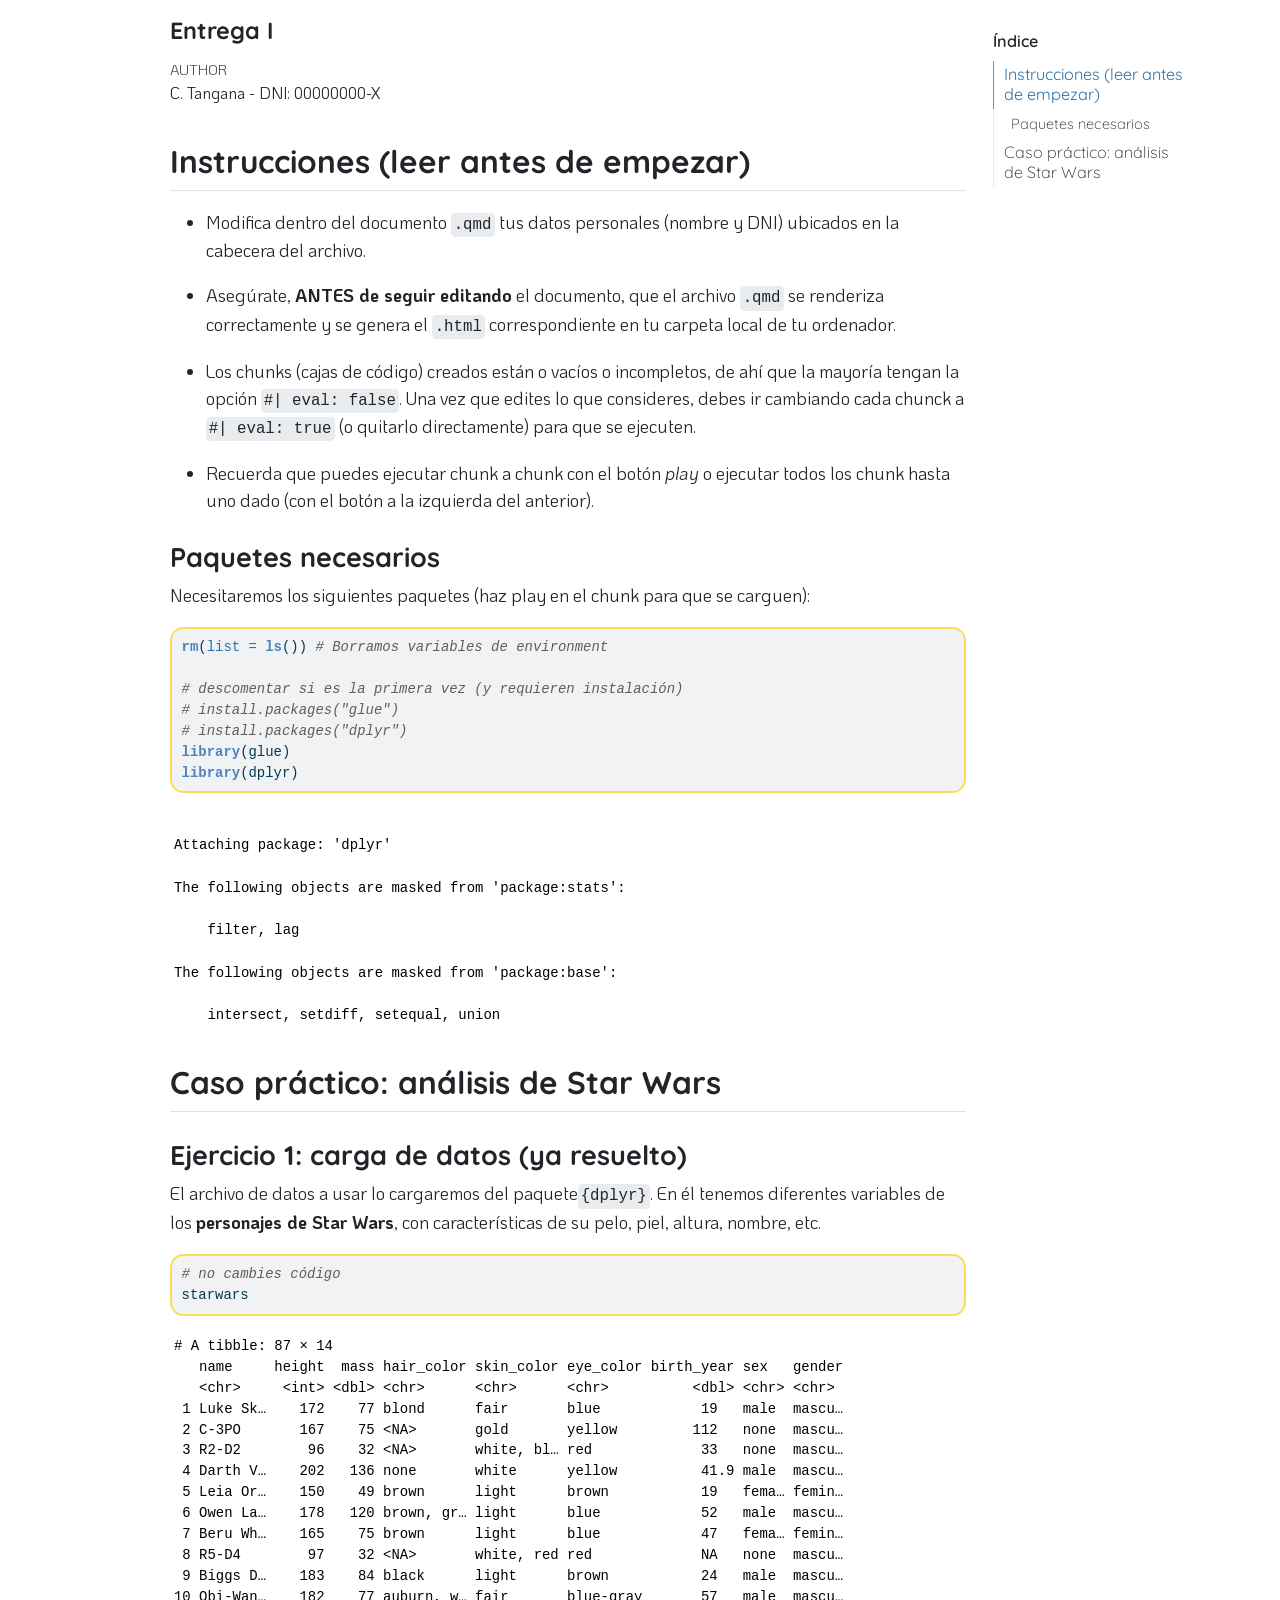
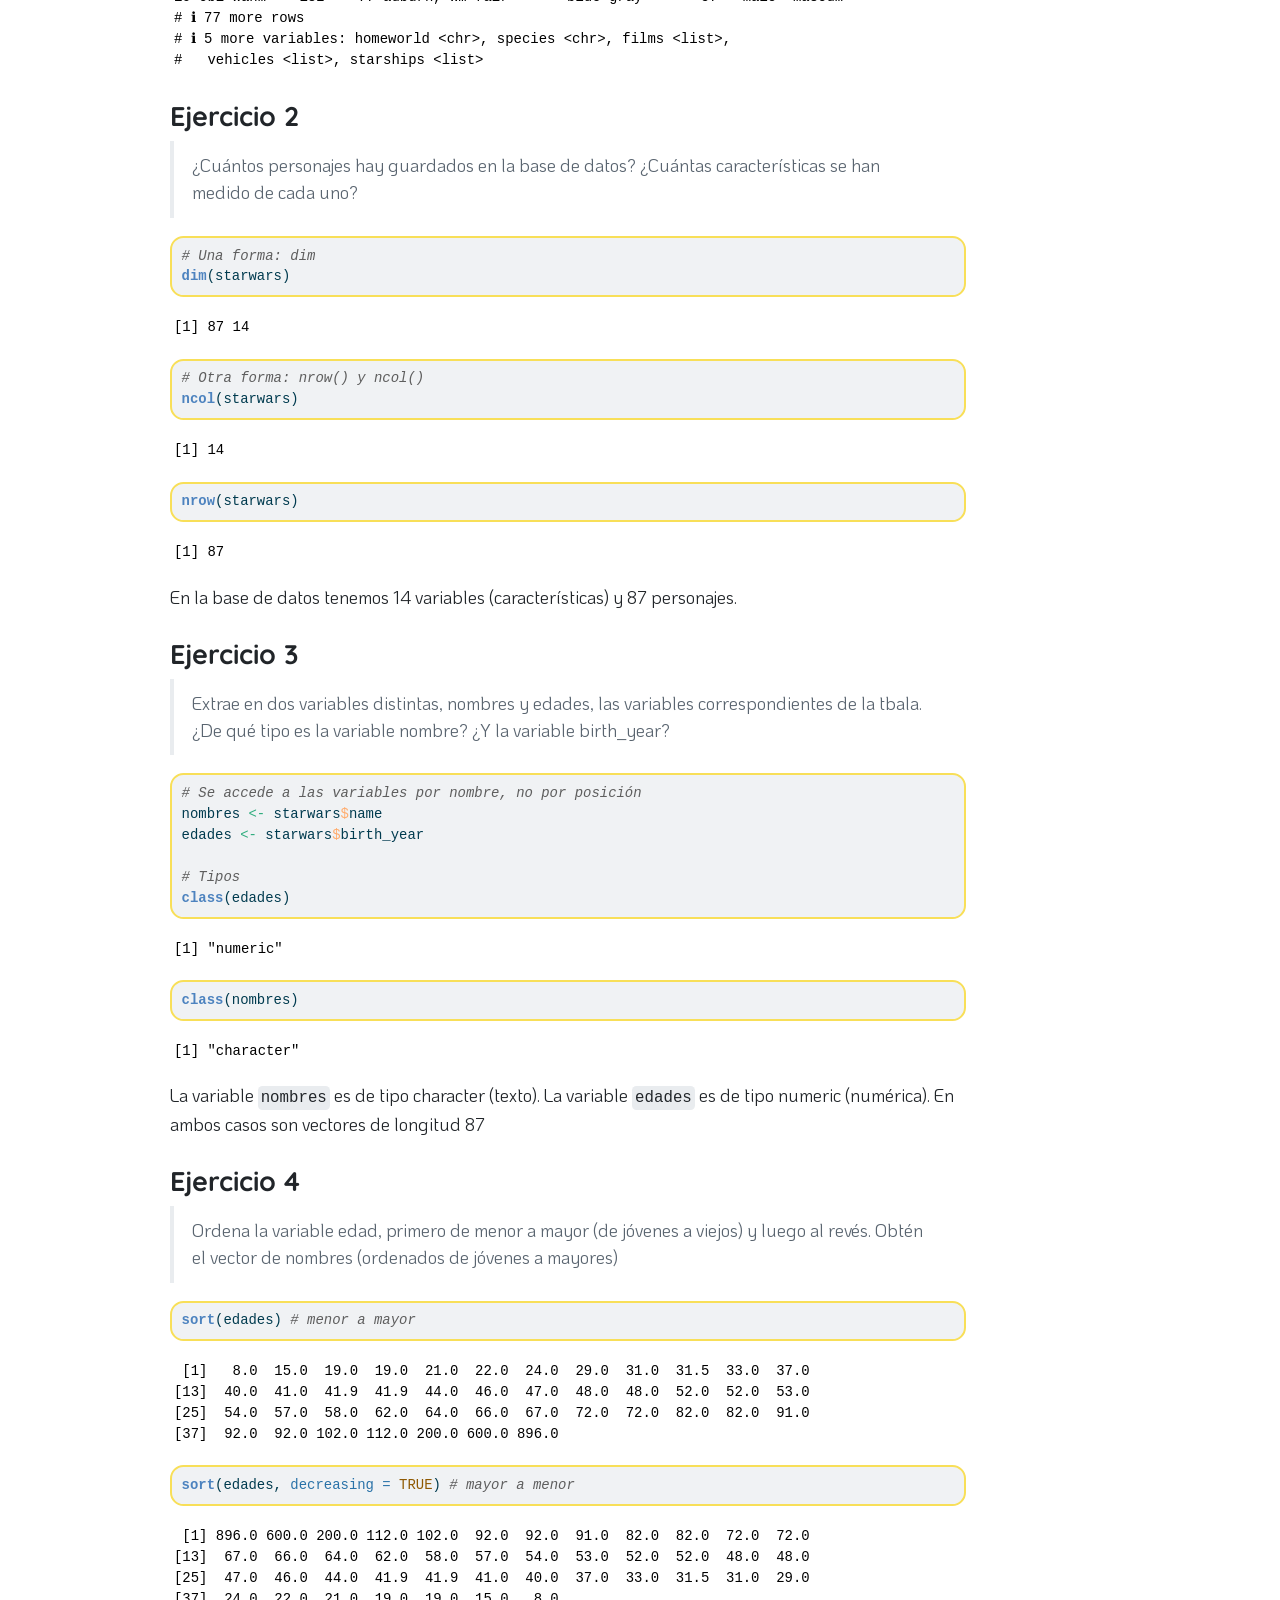
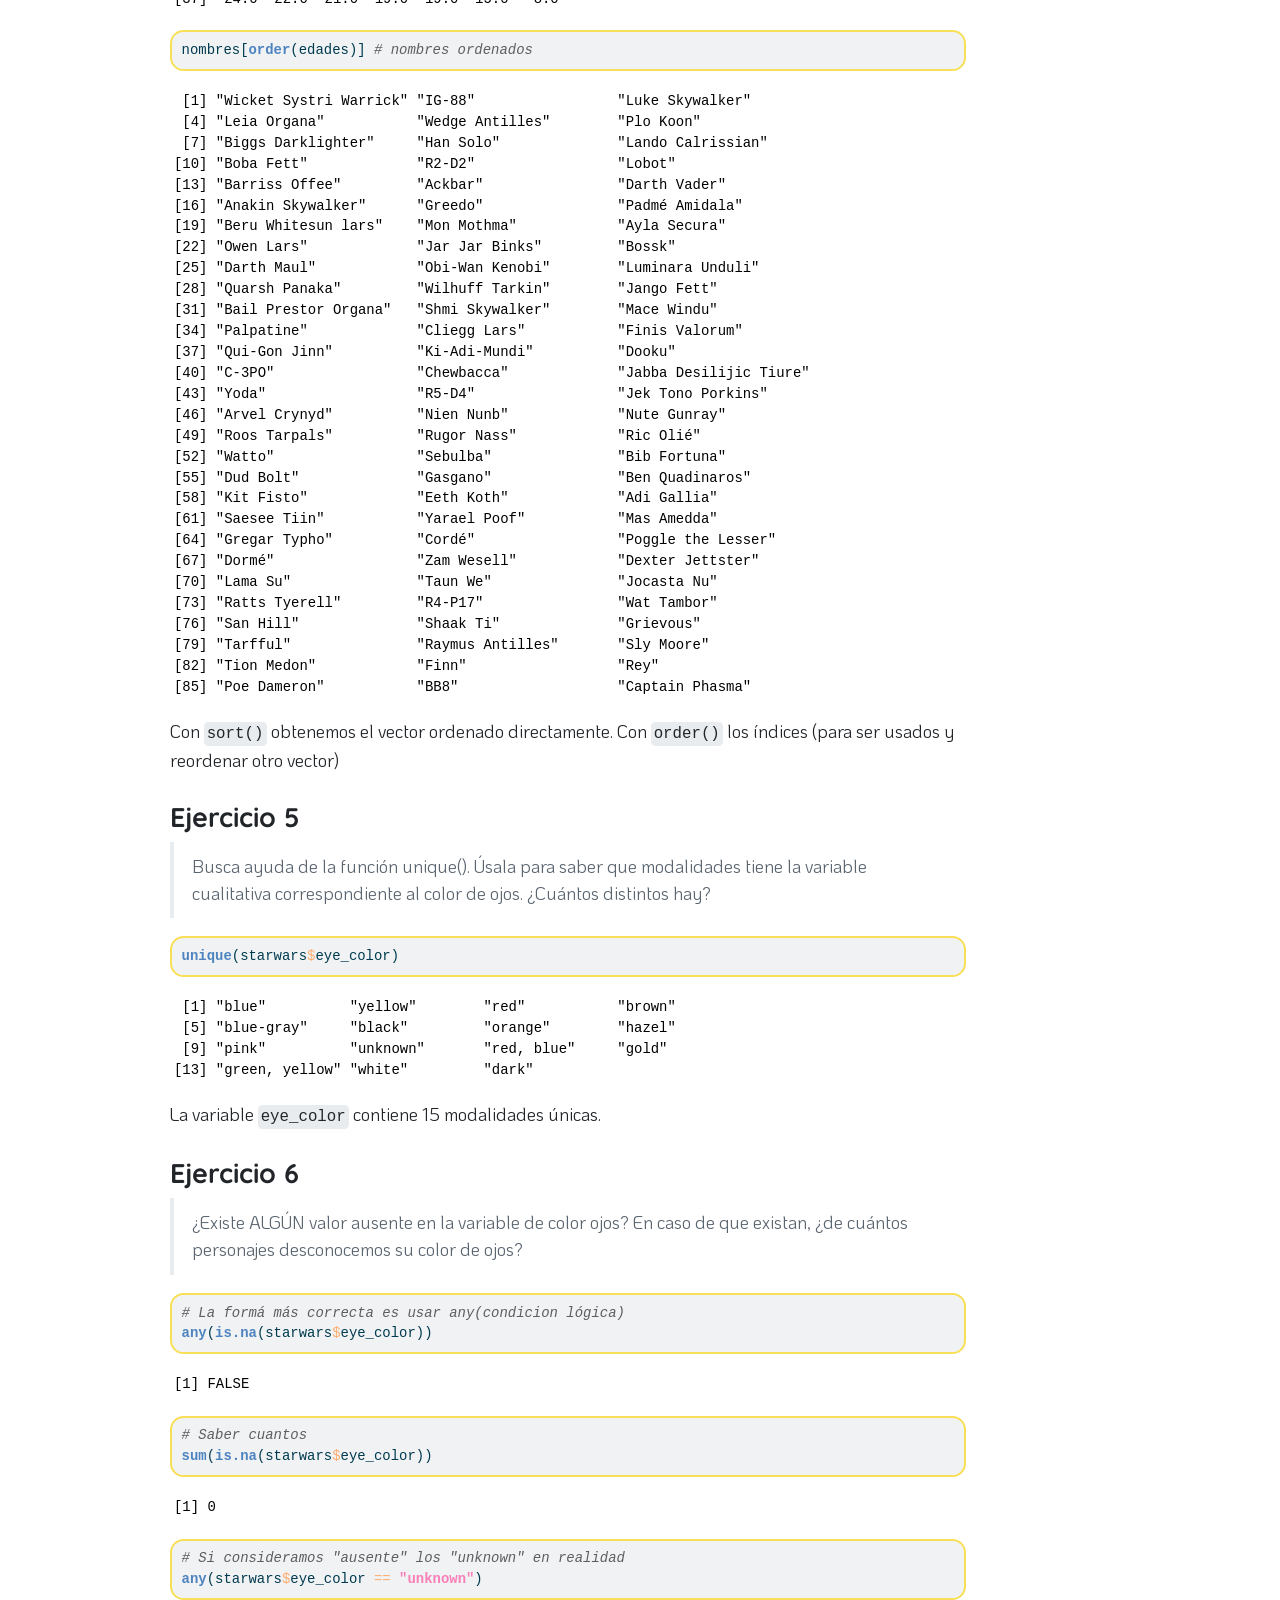
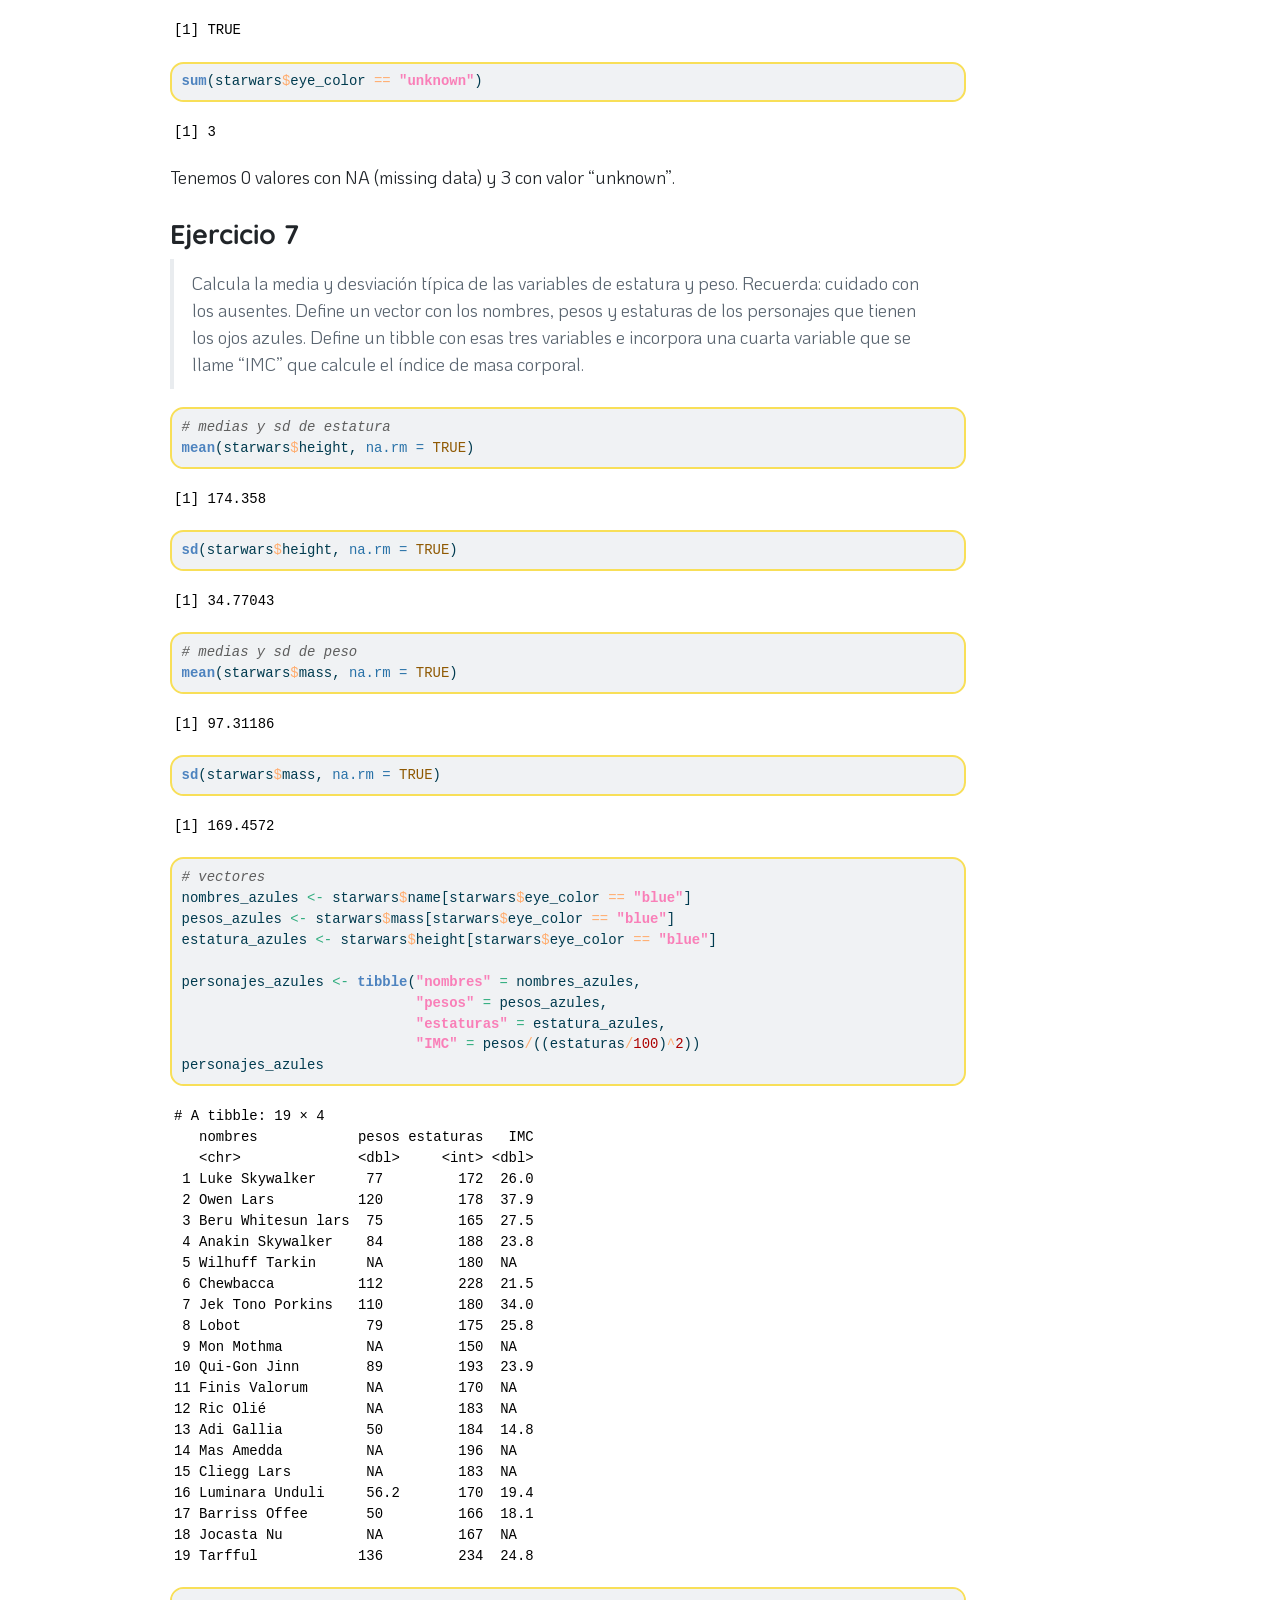
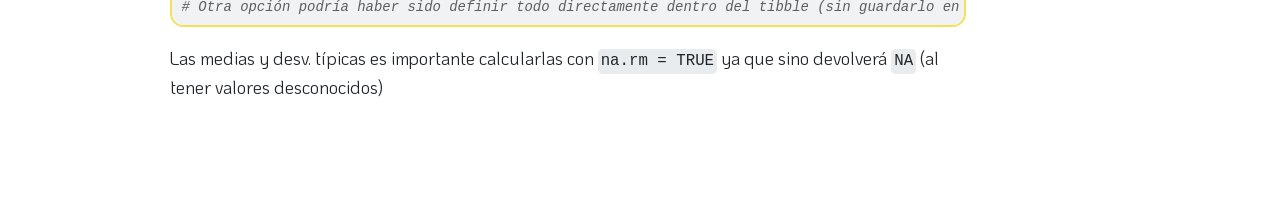
<file: diapos/entregas/ENTREGA 1/entrega-I resuelta.html>
<!DOCTYPE html>
<html xmlns="http://www.w3.org/1999/xhtml" lang="en" xml:lang="en"><head>

<meta charset="utf-8">
<meta name="generator" content="quarto-1.2.335">

<meta name="viewport" content="width=device-width, initial-scale=1.0, user-scalable=yes">

<meta name="author" content="C. Tangana - DNI: 00000000-X">

<title>Entrega I</title>
<style>
code{white-space: pre-wrap;}
span.smallcaps{font-variant: small-caps;}
div.columns{display: flex; gap: min(4vw, 1.5em);}
div.column{flex: auto; overflow-x: auto;}
div.hanging-indent{margin-left: 1.5em; text-indent: -1.5em;}
ul.task-list{list-style: none;}
ul.task-list li input[type="checkbox"] {
  width: 0.8em;
  margin: 0 0.8em 0.2em -1.6em;
  vertical-align: middle;
}
pre > code.sourceCode { white-space: pre; position: relative; }
pre > code.sourceCode > span { display: inline-block; line-height: 1.25; }
pre > code.sourceCode > span:empty { height: 1.2em; }
.sourceCode { overflow: visible; }
code.sourceCode > span { color: inherit; text-decoration: inherit; }
div.sourceCode { margin: 1em 0; }
pre.sourceCode { margin: 0; }
@media screen {
div.sourceCode { overflow: auto; }
}
@media print {
pre > code.sourceCode { white-space: pre-wrap; }
pre > code.sourceCode > span { text-indent: -5em; padding-left: 5em; }
}
pre.numberSource code
  { counter-reset: source-line 0; }
pre.numberSource code > span
  { position: relative; left: -4em; counter-increment: source-line; }
pre.numberSource code > span > a:first-child::before
  { content: counter(source-line);
    position: relative; left: -1em; text-align: right; vertical-align: baseline;
    border: none; display: inline-block;
    -webkit-touch-callout: none; -webkit-user-select: none;
    -khtml-user-select: none; -moz-user-select: none;
    -ms-user-select: none; user-select: none;
    padding: 0 4px; width: 4em;
    color: #aaaaaa;
  }
pre.numberSource { margin-left: 3em; border-left: 1px solid #aaaaaa;  padding-left: 4px; }
div.sourceCode
  {   }
@media screen {
pre > code.sourceCode > span > a:first-child::before { text-decoration: underline; }
}
code span.al { color: #ff0000; font-weight: bold; } /* Alert */
code span.an { color: #60a0b0; font-weight: bold; font-style: italic; } /* Annotation */
code span.at { color: #7d9029; } /* Attribute */
code span.bn { color: #40a070; } /* BaseN */
code span.bu { color: #008000; } /* BuiltIn */
code span.cf { color: #007020; font-weight: bold; } /* ControlFlow */
code span.ch { color: #4070a0; } /* Char */
code span.cn { color: #880000; } /* Constant */
code span.co { color: #60a0b0; font-style: italic; } /* Comment */
code span.cv { color: #60a0b0; font-weight: bold; font-style: italic; } /* CommentVar */
code span.do { color: #ba2121; font-style: italic; } /* Documentation */
code span.dt { color: #902000; } /* DataType */
code span.dv { color: #40a070; } /* DecVal */
code span.er { color: #ff0000; font-weight: bold; } /* Error */
code span.ex { } /* Extension */
code span.fl { color: #40a070; } /* Float */
code span.fu { color: #06287e; } /* Function */
code span.im { color: #008000; font-weight: bold; } /* Import */
code span.in { color: #60a0b0; font-weight: bold; font-style: italic; } /* Information */
code span.kw { color: #007020; font-weight: bold; } /* Keyword */
code span.op { color: #666666; } /* Operator */
code span.ot { color: #007020; } /* Other */
code span.pp { color: #bc7a00; } /* Preprocessor */
code span.sc { color: #4070a0; } /* SpecialChar */
code span.ss { color: #bb6688; } /* SpecialString */
code span.st { color: #4070a0; } /* String */
code span.va { color: #19177c; } /* Variable */
code span.vs { color: #4070a0; } /* VerbatimString */
code span.wa { color: #60a0b0; font-weight: bold; font-style: italic; } /* Warning */
</style>


<script src="entrega-I resuelta_files/libs/clipboard/clipboard.min.js"></script>
<script src="entrega-I resuelta_files/libs/quarto-html/quarto.js"></script>
<script src="entrega-I resuelta_files/libs/quarto-html/popper.min.js"></script>
<script src="entrega-I resuelta_files/libs/quarto-html/tippy.umd.min.js"></script>
<script src="entrega-I resuelta_files/libs/quarto-html/anchor.min.js"></script>
<link href="entrega-I resuelta_files/libs/quarto-html/tippy.css" rel="stylesheet">
<link href="entrega-I resuelta_files/libs/quarto-html/quarto-syntax-highlighting.css" rel="stylesheet" id="quarto-text-highlighting-styles">
<script src="entrega-I resuelta_files/libs/bootstrap/bootstrap.min.js"></script>
<link href="entrega-I resuelta_files/libs/bootstrap/bootstrap-icons.css" rel="stylesheet">
<link href="entrega-I resuelta_files/libs/bootstrap/bootstrap.min.css" rel="stylesheet" id="quarto-bootstrap" data-mode="light">


</head>

<body>

<div id="quarto-content" class="page-columns page-rows-contents page-layout-article">
<div id="quarto-margin-sidebar" class="sidebar margin-sidebar">
  <nav id="TOC" role="doc-toc" class="toc-active">
    <h2 id="toc-title">Índice</h2>
   
  <ul>
  <li><a href="#instrucciones-leer-antes-de-empezar" id="toc-instrucciones-leer-antes-de-empezar" class="nav-link active" data-scroll-target="#instrucciones-leer-antes-de-empezar">Instrucciones (leer antes de empezar)</a>
  <ul class="collapse">
  <li><a href="#paquetes-necesarios" id="toc-paquetes-necesarios" class="nav-link" data-scroll-target="#paquetes-necesarios">Paquetes necesarios</a></li>
  </ul></li>
  <li><a href="#caso-práctico-análisis-de-star-wars" id="toc-caso-práctico-análisis-de-star-wars" class="nav-link" data-scroll-target="#caso-práctico-análisis-de-star-wars">Caso práctico: análisis de Star Wars</a>
  <ul class="collapse">
  <li><a href="#ejercicio-1-carga-de-datos-ya-resuelto" id="toc-ejercicio-1-carga-de-datos-ya-resuelto" class="nav-link" data-scroll-target="#ejercicio-1-carga-de-datos-ya-resuelto">Ejercicio 1: carga de datos (ya resuelto)</a></li>
  <li><a href="#ejercicio-2" id="toc-ejercicio-2" class="nav-link" data-scroll-target="#ejercicio-2">Ejercicio 2</a></li>
  <li><a href="#ejercicio-3" id="toc-ejercicio-3" class="nav-link" data-scroll-target="#ejercicio-3">Ejercicio 3</a></li>
  <li><a href="#ejercicio-4" id="toc-ejercicio-4" class="nav-link" data-scroll-target="#ejercicio-4">Ejercicio 4</a></li>
  <li><a href="#ejercicio-5" id="toc-ejercicio-5" class="nav-link" data-scroll-target="#ejercicio-5">Ejercicio 5</a></li>
  <li><a href="#ejercicio-6" id="toc-ejercicio-6" class="nav-link" data-scroll-target="#ejercicio-6">Ejercicio 6</a></li>
  <li><a href="#ejercicio-7" id="toc-ejercicio-7" class="nav-link" data-scroll-target="#ejercicio-7">Ejercicio 7</a></li>
  </ul></li>
  </ul>
</nav>
</div>
<main class="content" id="quarto-document-content">

<header id="title-block-header" class="quarto-title-block default">
<div class="quarto-title">
<h1 class="title">Entrega I</h1>
</div>



<div class="quarto-title-meta">

    <div>
    <div class="quarto-title-meta-heading">Author</div>
    <div class="quarto-title-meta-contents">
             <p>C. Tangana - DNI: 00000000-X </p>
          </div>
  </div>
    
  
    
  </div>
  

</header>

<section id="instrucciones-leer-antes-de-empezar" class="level2">
<h2 class="anchored" data-anchor-id="instrucciones-leer-antes-de-empezar">Instrucciones (leer antes de empezar)</h2>
<ul>
<li><p>Modifica dentro del documento <code>.qmd</code> tus datos personales (nombre y DNI) ubicados en la cabecera del archivo.</p></li>
<li><p>Asegúrate, <strong>ANTES de seguir editando</strong> el documento, que el archivo <code>.qmd</code> se renderiza correctamente y se genera el <code>.html</code> correspondiente en tu carpeta local de tu ordenador.</p></li>
<li><p>Los chunks (cajas de código) creados están o vacíos o incompletos, de ahí que la mayoría tengan la opción <code>#| eval: false</code>. Una vez que edites lo que consideres, debes ir cambiando cada chunck a <code>#| eval: true</code> (o quitarlo directamente) para que se ejecuten.</p></li>
<li><p>Recuerda que puedes ejecutar chunk a chunk con el botón <em>play</em> o ejecutar todos los chunk hasta uno dado (con el botón a la izquierda del anterior).</p></li>
</ul>
<section id="paquetes-necesarios" class="level3">
<h3 class="anchored" data-anchor-id="paquetes-necesarios">Paquetes necesarios</h3>
<p>Necesitaremos los siguientes paquetes (haz play en el chunk para que se carguen):</p>
<div class="cell">
<div class="sourceCode cell-code" id="cb1"><pre class="sourceCode r code-with-copy"><code class="sourceCode r"><span id="cb1-1"><a href="#cb1-1" aria-hidden="true" tabindex="-1"></a><span class="fu">rm</span>(<span class="at">list =</span> <span class="fu">ls</span>()) <span class="co"># Borramos variables de environment</span></span>
<span id="cb1-2"><a href="#cb1-2" aria-hidden="true" tabindex="-1"></a></span>
<span id="cb1-3"><a href="#cb1-3" aria-hidden="true" tabindex="-1"></a><span class="co"># descomentar si es la primera vez (y requieren instalación)</span></span>
<span id="cb1-4"><a href="#cb1-4" aria-hidden="true" tabindex="-1"></a><span class="co"># install.packages("glue")</span></span>
<span id="cb1-5"><a href="#cb1-5" aria-hidden="true" tabindex="-1"></a><span class="co"># install.packages("dplyr")</span></span>
<span id="cb1-6"><a href="#cb1-6" aria-hidden="true" tabindex="-1"></a><span class="fu">library</span>(glue)</span>
<span id="cb1-7"><a href="#cb1-7" aria-hidden="true" tabindex="-1"></a><span class="fu">library</span>(dplyr)</span></code><button title="Copy to Clipboard" class="code-copy-button"><i class="bi"></i></button></pre></div>
<div class="cell-output cell-output-stderr">
<pre><code>
Attaching package: 'dplyr'</code></pre>
</div>
<div class="cell-output cell-output-stderr">
<pre><code>The following objects are masked from 'package:stats':

    filter, lag</code></pre>
</div>
<div class="cell-output cell-output-stderr">
<pre><code>The following objects are masked from 'package:base':

    intersect, setdiff, setequal, union</code></pre>
</div>
</div>
</section>
</section>
<section id="caso-práctico-análisis-de-star-wars" class="level2">
<h2 class="anchored" data-anchor-id="caso-práctico-análisis-de-star-wars">Caso práctico: análisis de Star Wars</h2>
<section id="ejercicio-1-carga-de-datos-ya-resuelto" class="level3">
<h3 class="anchored" data-anchor-id="ejercicio-1-carga-de-datos-ya-resuelto">Ejercicio 1: carga de datos (ya resuelto)</h3>
<p>El archivo de datos a usar lo cargaremos del paquete<code>{dplyr}</code>. En él tenemos diferentes variables de los <strong>personajes de Star Wars</strong>, con características de su pelo, piel, altura, nombre, etc.</p>
<div class="cell">
<div class="sourceCode cell-code" id="cb5"><pre class="sourceCode r code-with-copy"><code class="sourceCode r"><span id="cb5-1"><a href="#cb5-1" aria-hidden="true" tabindex="-1"></a><span class="co"># no cambies código</span></span>
<span id="cb5-2"><a href="#cb5-2" aria-hidden="true" tabindex="-1"></a>starwars</span></code><button title="Copy to Clipboard" class="code-copy-button"><i class="bi"></i></button></pre></div>
<div class="cell-output cell-output-stdout">
<pre><code># A tibble: 87 × 14
   name     height  mass hair_color skin_color eye_color birth_year sex   gender
   &lt;chr&gt;     &lt;int&gt; &lt;dbl&gt; &lt;chr&gt;      &lt;chr&gt;      &lt;chr&gt;          &lt;dbl&gt; &lt;chr&gt; &lt;chr&gt; 
 1 Luke Sk…    172    77 blond      fair       blue            19   male  mascu…
 2 C-3PO       167    75 &lt;NA&gt;       gold       yellow         112   none  mascu…
 3 R2-D2        96    32 &lt;NA&gt;       white, bl… red             33   none  mascu…
 4 Darth V…    202   136 none       white      yellow          41.9 male  mascu…
 5 Leia Or…    150    49 brown      light      brown           19   fema… femin…
 6 Owen La…    178   120 brown, gr… light      blue            52   male  mascu…
 7 Beru Wh…    165    75 brown      light      blue            47   fema… femin…
 8 R5-D4        97    32 &lt;NA&gt;       white, red red             NA   none  mascu…
 9 Biggs D…    183    84 black      light      brown           24   male  mascu…
10 Obi-Wan…    182    77 auburn, w… fair       blue-gray       57   male  mascu…
# ℹ 77 more rows
# ℹ 5 more variables: homeworld &lt;chr&gt;, species &lt;chr&gt;, films &lt;list&gt;,
#   vehicles &lt;list&gt;, starships &lt;list&gt;</code></pre>
</div>
</div>
</section>
<section id="ejercicio-2" class="level3">
<h3 class="anchored" data-anchor-id="ejercicio-2">Ejercicio 2</h3>
<blockquote class="blockquote">
<p>¿Cuántos personajes hay guardados en la base de datos? ¿Cuántas características se han medido de cada uno?</p>
</blockquote>
<div class="cell">
<div class="sourceCode cell-code" id="cb7"><pre class="sourceCode r code-with-copy"><code class="sourceCode r"><span id="cb7-1"><a href="#cb7-1" aria-hidden="true" tabindex="-1"></a><span class="co"># Una forma: dim</span></span>
<span id="cb7-2"><a href="#cb7-2" aria-hidden="true" tabindex="-1"></a><span class="fu">dim</span>(starwars)</span></code><button title="Copy to Clipboard" class="code-copy-button"><i class="bi"></i></button></pre></div>
<div class="cell-output cell-output-stdout">
<pre><code>[1] 87 14</code></pre>
</div>
<div class="sourceCode cell-code" id="cb9"><pre class="sourceCode r code-with-copy"><code class="sourceCode r"><span id="cb9-1"><a href="#cb9-1" aria-hidden="true" tabindex="-1"></a><span class="co"># Otra forma: nrow() y ncol()</span></span>
<span id="cb9-2"><a href="#cb9-2" aria-hidden="true" tabindex="-1"></a><span class="fu">ncol</span>(starwars)</span></code><button title="Copy to Clipboard" class="code-copy-button"><i class="bi"></i></button></pre></div>
<div class="cell-output cell-output-stdout">
<pre><code>[1] 14</code></pre>
</div>
<div class="sourceCode cell-code" id="cb11"><pre class="sourceCode r code-with-copy"><code class="sourceCode r"><span id="cb11-1"><a href="#cb11-1" aria-hidden="true" tabindex="-1"></a><span class="fu">nrow</span>(starwars)</span></code><button title="Copy to Clipboard" class="code-copy-button"><i class="bi"></i></button></pre></div>
<div class="cell-output cell-output-stdout">
<pre><code>[1] 87</code></pre>
</div>
</div>
<p>En la base de datos tenemos 14 variables (características) y 87 personajes.</p>
</section>
<section id="ejercicio-3" class="level3">
<h3 class="anchored" data-anchor-id="ejercicio-3">Ejercicio 3</h3>
<blockquote class="blockquote">
<p>Extrae en dos variables distintas, nombres y edades, las variables correspondientes de la tbala. ¿De qué tipo es la variable nombre? ¿Y la variable birth_year?</p>
</blockquote>
<div class="cell">
<div class="sourceCode cell-code" id="cb13"><pre class="sourceCode r code-with-copy"><code class="sourceCode r"><span id="cb13-1"><a href="#cb13-1" aria-hidden="true" tabindex="-1"></a><span class="co"># Se accede a las variables por nombre, no por posición</span></span>
<span id="cb13-2"><a href="#cb13-2" aria-hidden="true" tabindex="-1"></a>nombres <span class="ot">&lt;-</span> starwars<span class="sc">$</span>name</span>
<span id="cb13-3"><a href="#cb13-3" aria-hidden="true" tabindex="-1"></a>edades <span class="ot">&lt;-</span> starwars<span class="sc">$</span>birth_year</span>
<span id="cb13-4"><a href="#cb13-4" aria-hidden="true" tabindex="-1"></a></span>
<span id="cb13-5"><a href="#cb13-5" aria-hidden="true" tabindex="-1"></a><span class="co"># Tipos</span></span>
<span id="cb13-6"><a href="#cb13-6" aria-hidden="true" tabindex="-1"></a><span class="fu">class</span>(edades)</span></code><button title="Copy to Clipboard" class="code-copy-button"><i class="bi"></i></button></pre></div>
<div class="cell-output cell-output-stdout">
<pre><code>[1] "numeric"</code></pre>
</div>
<div class="sourceCode cell-code" id="cb15"><pre class="sourceCode r code-with-copy"><code class="sourceCode r"><span id="cb15-1"><a href="#cb15-1" aria-hidden="true" tabindex="-1"></a><span class="fu">class</span>(nombres)</span></code><button title="Copy to Clipboard" class="code-copy-button"><i class="bi"></i></button></pre></div>
<div class="cell-output cell-output-stdout">
<pre><code>[1] "character"</code></pre>
</div>
</div>
<p>La variable <code>nombres</code> es de tipo character (texto). La variable <code>edades</code> es de tipo numeric (numérica). En ambos casos son vectores de longitud 87</p>
</section>
<section id="ejercicio-4" class="level3">
<h3 class="anchored" data-anchor-id="ejercicio-4">Ejercicio 4</h3>
<blockquote class="blockquote">
<p>Ordena la variable edad, primero de menor a mayor (de jóvenes a viejos) y luego al revés. Obtén el vector de nombres (ordenados de jóvenes a mayores)</p>
</blockquote>
<div class="cell">
<div class="sourceCode cell-code" id="cb17"><pre class="sourceCode r code-with-copy"><code class="sourceCode r"><span id="cb17-1"><a href="#cb17-1" aria-hidden="true" tabindex="-1"></a><span class="fu">sort</span>(edades) <span class="co"># menor a mayor</span></span></code><button title="Copy to Clipboard" class="code-copy-button"><i class="bi"></i></button></pre></div>
<div class="cell-output cell-output-stdout">
<pre><code> [1]   8.0  15.0  19.0  19.0  21.0  22.0  24.0  29.0  31.0  31.5  33.0  37.0
[13]  40.0  41.0  41.9  41.9  44.0  46.0  47.0  48.0  48.0  52.0  52.0  53.0
[25]  54.0  57.0  58.0  62.0  64.0  66.0  67.0  72.0  72.0  82.0  82.0  91.0
[37]  92.0  92.0 102.0 112.0 200.0 600.0 896.0</code></pre>
</div>
<div class="sourceCode cell-code" id="cb19"><pre class="sourceCode r code-with-copy"><code class="sourceCode r"><span id="cb19-1"><a href="#cb19-1" aria-hidden="true" tabindex="-1"></a><span class="fu">sort</span>(edades, <span class="at">decreasing =</span> <span class="cn">TRUE</span>) <span class="co"># mayor a menor</span></span></code><button title="Copy to Clipboard" class="code-copy-button"><i class="bi"></i></button></pre></div>
<div class="cell-output cell-output-stdout">
<pre><code> [1] 896.0 600.0 200.0 112.0 102.0  92.0  92.0  91.0  82.0  82.0  72.0  72.0
[13]  67.0  66.0  64.0  62.0  58.0  57.0  54.0  53.0  52.0  52.0  48.0  48.0
[25]  47.0  46.0  44.0  41.9  41.9  41.0  40.0  37.0  33.0  31.5  31.0  29.0
[37]  24.0  22.0  21.0  19.0  19.0  15.0   8.0</code></pre>
</div>
<div class="sourceCode cell-code" id="cb21"><pre class="sourceCode r code-with-copy"><code class="sourceCode r"><span id="cb21-1"><a href="#cb21-1" aria-hidden="true" tabindex="-1"></a>nombres[<span class="fu">order</span>(edades)] <span class="co"># nombres ordenados</span></span></code><button title="Copy to Clipboard" class="code-copy-button"><i class="bi"></i></button></pre></div>
<div class="cell-output cell-output-stdout">
<pre><code> [1] "Wicket Systri Warrick" "IG-88"                 "Luke Skywalker"       
 [4] "Leia Organa"           "Wedge Antilles"        "Plo Koon"             
 [7] "Biggs Darklighter"     "Han Solo"              "Lando Calrissian"     
[10] "Boba Fett"             "R2-D2"                 "Lobot"                
[13] "Barriss Offee"         "Ackbar"                "Darth Vader"          
[16] "Anakin Skywalker"      "Greedo"                "Padmé Amidala"        
[19] "Beru Whitesun lars"    "Mon Mothma"            "Ayla Secura"          
[22] "Owen Lars"             "Jar Jar Binks"         "Bossk"                
[25] "Darth Maul"            "Obi-Wan Kenobi"        "Luminara Unduli"      
[28] "Quarsh Panaka"         "Wilhuff Tarkin"        "Jango Fett"           
[31] "Bail Prestor Organa"   "Shmi Skywalker"        "Mace Windu"           
[34] "Palpatine"             "Cliegg Lars"           "Finis Valorum"        
[37] "Qui-Gon Jinn"          "Ki-Adi-Mundi"          "Dooku"                
[40] "C-3PO"                 "Chewbacca"             "Jabba Desilijic Tiure"
[43] "Yoda"                  "R5-D4"                 "Jek Tono Porkins"     
[46] "Arvel Crynyd"          "Nien Nunb"             "Nute Gunray"          
[49] "Roos Tarpals"          "Rugor Nass"            "Ric Olié"             
[52] "Watto"                 "Sebulba"               "Bib Fortuna"          
[55] "Dud Bolt"              "Gasgano"               "Ben Quadinaros"       
[58] "Kit Fisto"             "Eeth Koth"             "Adi Gallia"           
[61] "Saesee Tiin"           "Yarael Poof"           "Mas Amedda"           
[64] "Gregar Typho"          "Cordé"                 "Poggle the Lesser"    
[67] "Dormé"                 "Zam Wesell"            "Dexter Jettster"      
[70] "Lama Su"               "Taun We"               "Jocasta Nu"           
[73] "Ratts Tyerell"         "R4-P17"                "Wat Tambor"           
[76] "San Hill"              "Shaak Ti"              "Grievous"             
[79] "Tarfful"               "Raymus Antilles"       "Sly Moore"            
[82] "Tion Medon"            "Finn"                  "Rey"                  
[85] "Poe Dameron"           "BB8"                   "Captain Phasma"       </code></pre>
</div>
</div>
<p>Con <code>sort()</code> obtenemos el vector ordenado directamente. Con <code>order()</code> los índices (para ser usados y reordenar otro vector)</p>
</section>
<section id="ejercicio-5" class="level3">
<h3 class="anchored" data-anchor-id="ejercicio-5">Ejercicio 5</h3>
<blockquote class="blockquote">
<p>Busca ayuda de la función unique(). Úsala para saber que modalidades tiene la variable cualitativa correspondiente al color de ojos. ¿Cuántos distintos hay?</p>
</blockquote>
<div class="cell">
<div class="sourceCode cell-code" id="cb23"><pre class="sourceCode r code-with-copy"><code class="sourceCode r"><span id="cb23-1"><a href="#cb23-1" aria-hidden="true" tabindex="-1"></a><span class="fu">unique</span>(starwars<span class="sc">$</span>eye_color)</span></code><button title="Copy to Clipboard" class="code-copy-button"><i class="bi"></i></button></pre></div>
<div class="cell-output cell-output-stdout">
<pre><code> [1] "blue"          "yellow"        "red"           "brown"        
 [5] "blue-gray"     "black"         "orange"        "hazel"        
 [9] "pink"          "unknown"       "red, blue"     "gold"         
[13] "green, yellow" "white"         "dark"         </code></pre>
</div>
</div>
<p>La variable <code>eye_color</code> contiene 15 modalidades únicas.</p>
</section>
<section id="ejercicio-6" class="level3">
<h3 class="anchored" data-anchor-id="ejercicio-6">Ejercicio 6</h3>
<blockquote class="blockquote">
<p>¿Existe ALGÚN valor ausente en la variable de color ojos? En caso de que existan, ¿de cuántos personajes desconocemos su color de ojos?</p>
</blockquote>
<div class="cell">
<div class="sourceCode cell-code" id="cb25"><pre class="sourceCode r code-with-copy"><code class="sourceCode r"><span id="cb25-1"><a href="#cb25-1" aria-hidden="true" tabindex="-1"></a><span class="co"># La formá más correcta es usar any(condicion lógica)</span></span>
<span id="cb25-2"><a href="#cb25-2" aria-hidden="true" tabindex="-1"></a><span class="fu">any</span>(<span class="fu">is.na</span>(starwars<span class="sc">$</span>eye_color))</span></code><button title="Copy to Clipboard" class="code-copy-button"><i class="bi"></i></button></pre></div>
<div class="cell-output cell-output-stdout">
<pre><code>[1] FALSE</code></pre>
</div>
<div class="sourceCode cell-code" id="cb27"><pre class="sourceCode r code-with-copy"><code class="sourceCode r"><span id="cb27-1"><a href="#cb27-1" aria-hidden="true" tabindex="-1"></a><span class="co"># Saber cuantos</span></span>
<span id="cb27-2"><a href="#cb27-2" aria-hidden="true" tabindex="-1"></a><span class="fu">sum</span>(<span class="fu">is.na</span>(starwars<span class="sc">$</span>eye_color))</span></code><button title="Copy to Clipboard" class="code-copy-button"><i class="bi"></i></button></pre></div>
<div class="cell-output cell-output-stdout">
<pre><code>[1] 0</code></pre>
</div>
<div class="sourceCode cell-code" id="cb29"><pre class="sourceCode r code-with-copy"><code class="sourceCode r"><span id="cb29-1"><a href="#cb29-1" aria-hidden="true" tabindex="-1"></a><span class="co"># Si consideramos "ausente" los "unknown" en realidad</span></span>
<span id="cb29-2"><a href="#cb29-2" aria-hidden="true" tabindex="-1"></a><span class="fu">any</span>(starwars<span class="sc">$</span>eye_color <span class="sc">==</span> <span class="st">"unknown"</span>)</span></code><button title="Copy to Clipboard" class="code-copy-button"><i class="bi"></i></button></pre></div>
<div class="cell-output cell-output-stdout">
<pre><code>[1] TRUE</code></pre>
</div>
<div class="sourceCode cell-code" id="cb31"><pre class="sourceCode r code-with-copy"><code class="sourceCode r"><span id="cb31-1"><a href="#cb31-1" aria-hidden="true" tabindex="-1"></a><span class="fu">sum</span>(starwars<span class="sc">$</span>eye_color <span class="sc">==</span> <span class="st">"unknown"</span>)</span></code><button title="Copy to Clipboard" class="code-copy-button"><i class="bi"></i></button></pre></div>
<div class="cell-output cell-output-stdout">
<pre><code>[1] 3</code></pre>
</div>
</div>
<p>Tenemos 0 valores con NA (missing data) y 3 con valor “unknown”.</p>
</section>
<section id="ejercicio-7" class="level3">
<h3 class="anchored" data-anchor-id="ejercicio-7">Ejercicio 7</h3>
<blockquote class="blockquote">
<p>Calcula la media y desviación típica de las variables de estatura y peso. Recuerda: cuidado con los ausentes. Define un vector con los nombres, pesos y estaturas de los personajes que tienen los ojos azules. Define un tibble con esas tres variables e incorpora una cuarta variable que se llame “IMC” que calcule el índice de masa corporal.</p>
</blockquote>
<div class="cell">
<div class="sourceCode cell-code" id="cb33"><pre class="sourceCode r code-with-copy"><code class="sourceCode r"><span id="cb33-1"><a href="#cb33-1" aria-hidden="true" tabindex="-1"></a><span class="co"># medias y sd de estatura</span></span>
<span id="cb33-2"><a href="#cb33-2" aria-hidden="true" tabindex="-1"></a><span class="fu">mean</span>(starwars<span class="sc">$</span>height, <span class="at">na.rm =</span> <span class="cn">TRUE</span>) </span></code><button title="Copy to Clipboard" class="code-copy-button"><i class="bi"></i></button></pre></div>
<div class="cell-output cell-output-stdout">
<pre><code>[1] 174.358</code></pre>
</div>
<div class="sourceCode cell-code" id="cb35"><pre class="sourceCode r code-with-copy"><code class="sourceCode r"><span id="cb35-1"><a href="#cb35-1" aria-hidden="true" tabindex="-1"></a><span class="fu">sd</span>(starwars<span class="sc">$</span>height, <span class="at">na.rm =</span> <span class="cn">TRUE</span>)</span></code><button title="Copy to Clipboard" class="code-copy-button"><i class="bi"></i></button></pre></div>
<div class="cell-output cell-output-stdout">
<pre><code>[1] 34.77043</code></pre>
</div>
<div class="sourceCode cell-code" id="cb37"><pre class="sourceCode r code-with-copy"><code class="sourceCode r"><span id="cb37-1"><a href="#cb37-1" aria-hidden="true" tabindex="-1"></a><span class="co"># medias y sd de peso</span></span>
<span id="cb37-2"><a href="#cb37-2" aria-hidden="true" tabindex="-1"></a><span class="fu">mean</span>(starwars<span class="sc">$</span>mass, <span class="at">na.rm =</span> <span class="cn">TRUE</span>)</span></code><button title="Copy to Clipboard" class="code-copy-button"><i class="bi"></i></button></pre></div>
<div class="cell-output cell-output-stdout">
<pre><code>[1] 97.31186</code></pre>
</div>
<div class="sourceCode cell-code" id="cb39"><pre class="sourceCode r code-with-copy"><code class="sourceCode r"><span id="cb39-1"><a href="#cb39-1" aria-hidden="true" tabindex="-1"></a><span class="fu">sd</span>(starwars<span class="sc">$</span>mass, <span class="at">na.rm =</span> <span class="cn">TRUE</span>)</span></code><button title="Copy to Clipboard" class="code-copy-button"><i class="bi"></i></button></pre></div>
<div class="cell-output cell-output-stdout">
<pre><code>[1] 169.4572</code></pre>
</div>
<div class="sourceCode cell-code" id="cb41"><pre class="sourceCode r code-with-copy"><code class="sourceCode r"><span id="cb41-1"><a href="#cb41-1" aria-hidden="true" tabindex="-1"></a><span class="co"># vectores</span></span>
<span id="cb41-2"><a href="#cb41-2" aria-hidden="true" tabindex="-1"></a>nombres_azules <span class="ot">&lt;-</span> starwars<span class="sc">$</span>name[starwars<span class="sc">$</span>eye_color <span class="sc">==</span> <span class="st">"blue"</span>]</span>
<span id="cb41-3"><a href="#cb41-3" aria-hidden="true" tabindex="-1"></a>pesos_azules <span class="ot">&lt;-</span> starwars<span class="sc">$</span>mass[starwars<span class="sc">$</span>eye_color <span class="sc">==</span> <span class="st">"blue"</span>]</span>
<span id="cb41-4"><a href="#cb41-4" aria-hidden="true" tabindex="-1"></a>estatura_azules <span class="ot">&lt;-</span> starwars<span class="sc">$</span>height[starwars<span class="sc">$</span>eye_color <span class="sc">==</span> <span class="st">"blue"</span>]</span>
<span id="cb41-5"><a href="#cb41-5" aria-hidden="true" tabindex="-1"></a></span>
<span id="cb41-6"><a href="#cb41-6" aria-hidden="true" tabindex="-1"></a>personajes_azules <span class="ot">&lt;-</span> <span class="fu">tibble</span>(<span class="st">"nombres"</span> <span class="ot">=</span> nombres_azules,</span>
<span id="cb41-7"><a href="#cb41-7" aria-hidden="true" tabindex="-1"></a>                            <span class="st">"pesos"</span> <span class="ot">=</span> pesos_azules,</span>
<span id="cb41-8"><a href="#cb41-8" aria-hidden="true" tabindex="-1"></a>                            <span class="st">"estaturas"</span> <span class="ot">=</span> estatura_azules,</span>
<span id="cb41-9"><a href="#cb41-9" aria-hidden="true" tabindex="-1"></a>                            <span class="st">"IMC"</span> <span class="ot">=</span> pesos<span class="sc">/</span>((estaturas<span class="sc">/</span><span class="dv">100</span>)<span class="sc">^</span><span class="dv">2</span>))</span>
<span id="cb41-10"><a href="#cb41-10" aria-hidden="true" tabindex="-1"></a>personajes_azules</span></code><button title="Copy to Clipboard" class="code-copy-button"><i class="bi"></i></button></pre></div>
<div class="cell-output cell-output-stdout">
<pre><code># A tibble: 19 × 4
   nombres            pesos estaturas   IMC
   &lt;chr&gt;              &lt;dbl&gt;     &lt;int&gt; &lt;dbl&gt;
 1 Luke Skywalker      77         172  26.0
 2 Owen Lars          120         178  37.9
 3 Beru Whitesun lars  75         165  27.5
 4 Anakin Skywalker    84         188  23.8
 5 Wilhuff Tarkin      NA         180  NA  
 6 Chewbacca          112         228  21.5
 7 Jek Tono Porkins   110         180  34.0
 8 Lobot               79         175  25.8
 9 Mon Mothma          NA         150  NA  
10 Qui-Gon Jinn        89         193  23.9
11 Finis Valorum       NA         170  NA  
12 Ric Olié            NA         183  NA  
13 Adi Gallia          50         184  14.8
14 Mas Amedda          NA         196  NA  
15 Cliegg Lars         NA         183  NA  
16 Luminara Unduli     56.2       170  19.4
17 Barriss Offee       50         166  18.1
18 Jocasta Nu          NA         167  NA  
19 Tarfful            136         234  24.8</code></pre>
</div>
<div class="sourceCode cell-code" id="cb43"><pre class="sourceCode r code-with-copy"><code class="sourceCode r"><span id="cb43-1"><a href="#cb43-1" aria-hidden="true" tabindex="-1"></a><span class="co"># Otra opción podría haber sido definir todo directamente dentro del tibble (sin guardarlo en vectores)</span></span></code><button title="Copy to Clipboard" class="code-copy-button"><i class="bi"></i></button></pre></div>
</div>
<p>Las medias y desv. típicas es importante calcularlas con <code>na.rm = TRUE</code> ya que sino devolverá <code>NA</code> (al tener valores desconocidos)</p>
</section>
</section>

</main>
<!-- /main column -->
<script id="quarto-html-after-body" type="application/javascript">
window.document.addEventListener("DOMContentLoaded", function (event) {
  const toggleBodyColorMode = (bsSheetEl) => {
    const mode = bsSheetEl.getAttribute("data-mode");
    const bodyEl = window.document.querySelector("body");
    if (mode === "dark") {
      bodyEl.classList.add("quarto-dark");
      bodyEl.classList.remove("quarto-light");
    } else {
      bodyEl.classList.add("quarto-light");
      bodyEl.classList.remove("quarto-dark");
    }
  }
  const toggleBodyColorPrimary = () => {
    const bsSheetEl = window.document.querySelector("link#quarto-bootstrap");
    if (bsSheetEl) {
      toggleBodyColorMode(bsSheetEl);
    }
  }
  toggleBodyColorPrimary();  
  const icon = "";
  const anchorJS = new window.AnchorJS();
  anchorJS.options = {
    placement: 'right',
    icon: icon
  };
  anchorJS.add('.anchored');
  const clipboard = new window.ClipboardJS('.code-copy-button', {
    target: function(trigger) {
      return trigger.previousElementSibling;
    }
  });
  clipboard.on('success', function(e) {
    // button target
    const button = e.trigger;
    // don't keep focus
    button.blur();
    // flash "checked"
    button.classList.add('code-copy-button-checked');
    var currentTitle = button.getAttribute("title");
    button.setAttribute("title", "Copied!");
    let tooltip;
    if (window.bootstrap) {
      button.setAttribute("data-bs-toggle", "tooltip");
      button.setAttribute("data-bs-placement", "left");
      button.setAttribute("data-bs-title", "Copied!");
      tooltip = new bootstrap.Tooltip(button, 
        { trigger: "manual", 
          customClass: "code-copy-button-tooltip",
          offset: [0, -8]});
      tooltip.show();    
    }
    setTimeout(function() {
      if (tooltip) {
        tooltip.hide();
        button.removeAttribute("data-bs-title");
        button.removeAttribute("data-bs-toggle");
        button.removeAttribute("data-bs-placement");
      }
      button.setAttribute("title", currentTitle);
      button.classList.remove('code-copy-button-checked');
    }, 1000);
    // clear code selection
    e.clearSelection();
  });
  function tippyHover(el, contentFn) {
    const config = {
      allowHTML: true,
      content: contentFn,
      maxWidth: 500,
      delay: 100,
      arrow: false,
      appendTo: function(el) {
          return el.parentElement;
      },
      interactive: true,
      interactiveBorder: 10,
      theme: 'quarto',
      placement: 'bottom-start'
    };
    window.tippy(el, config); 
  }
  const noterefs = window.document.querySelectorAll('a[role="doc-noteref"]');
  for (var i=0; i<noterefs.length; i++) {
    const ref = noterefs[i];
    tippyHover(ref, function() {
      // use id or data attribute instead here
      let href = ref.getAttribute('data-footnote-href') || ref.getAttribute('href');
      try { href = new URL(href).hash; } catch {}
      const id = href.replace(/^#\/?/, "");
      const note = window.document.getElementById(id);
      return note.innerHTML;
    });
  }
  const findCites = (el) => {
    const parentEl = el.parentElement;
    if (parentEl) {
      const cites = parentEl.dataset.cites;
      if (cites) {
        return {
          el,
          cites: cites.split(' ')
        };
      } else {
        return findCites(el.parentElement)
      }
    } else {
      return undefined;
    }
  };
  var bibliorefs = window.document.querySelectorAll('a[role="doc-biblioref"]');
  for (var i=0; i<bibliorefs.length; i++) {
    const ref = bibliorefs[i];
    const citeInfo = findCites(ref);
    if (citeInfo) {
      tippyHover(citeInfo.el, function() {
        var popup = window.document.createElement('div');
        citeInfo.cites.forEach(function(cite) {
          var citeDiv = window.document.createElement('div');
          citeDiv.classList.add('hanging-indent');
          citeDiv.classList.add('csl-entry');
          var biblioDiv = window.document.getElementById('ref-' + cite);
          if (biblioDiv) {
            citeDiv.innerHTML = biblioDiv.innerHTML;
          }
          popup.appendChild(citeDiv);
        });
        return popup.innerHTML;
      });
    }
  }
});
</script>
</div> <!-- /content -->



</body></html>
</file>
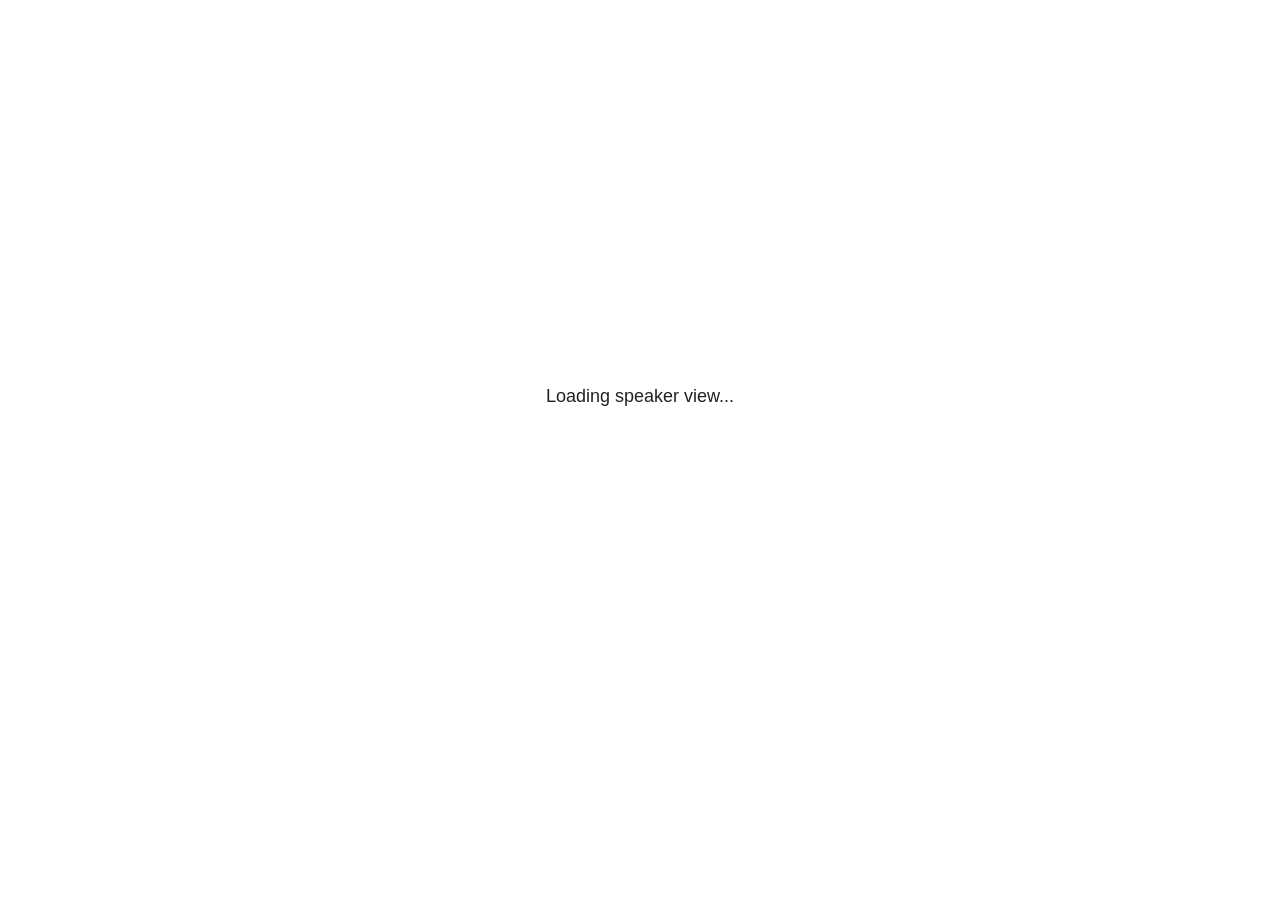
<file: diapos/index_files/libs/revealjs/plugin/notes/speaker-view.html>
<!--
	NOTE: You need to build the notes plugin after making changes to this file.
-->
<html lang="en">
	<head>
		<meta charset="utf-8">

		<title>reveal.js - Speaker View</title>

		<style>
			body {
				font-family: Helvetica;
				font-size: 18px;
			}

			#current-slide,
			#upcoming-slide,
			#speaker-controls {
				padding: 6px;
				box-sizing: border-box;
				-moz-box-sizing: border-box;
			}

			#current-slide iframe,
			#upcoming-slide iframe {
				width: 100%;
				height: 100%;
				border: 1px solid #ddd;
			}

			#current-slide .label,
			#upcoming-slide .label {
				position: absolute;
				top: 10px;
				left: 10px;
				z-index: 2;
			}

			#connection-status {
				position: absolute;
				top: 0;
				left: 0;
				width: 100%;
				height: 100%;
				z-index: 20;
				padding: 30% 20% 20% 20%;
				font-size: 18px;
				color: #222;
				background: #fff;
				text-align: center;
				box-sizing: border-box;
				line-height: 1.4;
			}

			.overlay-element {
				height: 34px;
				line-height: 34px;
				padding: 0 10px;
				text-shadow: none;
				background: rgba( 220, 220, 220, 0.8 );
				color: #222;
				font-size: 14px;
			}

			.overlay-element.interactive:hover {
				background: rgba( 220, 220, 220, 1 );
			}

			#current-slide {
				position: absolute;
				width: 60%;
				height: 100%;
				top: 0;
				left: 0;
				padding-right: 0;
			}

			#upcoming-slide {
				position: absolute;
				width: 40%;
				height: 40%;
				right: 0;
				top: 0;
			}

			/* Speaker controls */
			#speaker-controls {
				position: absolute;
				top: 40%;
				right: 0;
				width: 40%;
				height: 60%;
				overflow: auto;
				font-size: 18px;
			}

				.speaker-controls-time.hidden,
				.speaker-controls-notes.hidden {
					display: none;
				}

				.speaker-controls-time .label,
				.speaker-controls-pace .label,
				.speaker-controls-notes .label {
					text-transform: uppercase;
					font-weight: normal;
					font-size: 0.66em;
					color: #666;
					margin: 0;
				}

				.speaker-controls-time, .speaker-controls-pace {
					border-bottom: 1px solid rgba( 200, 200, 200, 0.5 );
					margin-bottom: 10px;
					padding: 10px 16px;
					padding-bottom: 20px;
					cursor: pointer;
				}

				.speaker-controls-time .reset-button {
					opacity: 0;
					float: right;
					color: #666;
					text-decoration: none;
				}
				.speaker-controls-time:hover .reset-button {
					opacity: 1;
				}

				.speaker-controls-time .timer,
				.speaker-controls-time .clock {
					width: 50%;
				}

				.speaker-controls-time .timer,
				.speaker-controls-time .clock,
				.speaker-controls-time .pacing .hours-value,
				.speaker-controls-time .pacing .minutes-value,
				.speaker-controls-time .pacing .seconds-value {
					font-size: 1.9em;
				}

				.speaker-controls-time .timer {
					float: left;
				}

				.speaker-controls-time .clock {
					float: right;
					text-align: right;
				}

				.speaker-controls-time span.mute {
					opacity: 0.3;
				}

				.speaker-controls-time .pacing-title {
					margin-top: 5px;
				}

				.speaker-controls-time .pacing.ahead {
					color: blue;
				}

				.speaker-controls-time .pacing.on-track {
					color: green;
				}

				.speaker-controls-time .pacing.behind {
					color: red;
				}

				.speaker-controls-notes {
					padding: 10px 16px;
				}

				.speaker-controls-notes .value {
					margin-top: 5px;
					line-height: 1.4;
					font-size: 1.2em;
				}

			/* Layout selector */
			#speaker-layout {
				position: absolute;
				top: 10px;
				right: 10px;
				color: #222;
				z-index: 10;
			}
				#speaker-layout select {
					position: absolute;
					width: 100%;
					height: 100%;
					top: 0;
					left: 0;
					border: 0;
					box-shadow: 0;
					cursor: pointer;
					opacity: 0;

					font-size: 1em;
					background-color: transparent;

					-moz-appearance: none;
					-webkit-appearance: none;
					-webkit-tap-highlight-color: rgba(0, 0, 0, 0);
				}

				#speaker-layout select:focus {
					outline: none;
					box-shadow: none;
				}

			.clear {
				clear: both;
			}

			/* Speaker layout: Wide */
			body[data-speaker-layout="wide"] #current-slide,
			body[data-speaker-layout="wide"] #upcoming-slide {
				width: 50%;
				height: 45%;
				padding: 6px;
			}

			body[data-speaker-layout="wide"] #current-slide {
				top: 0;
				left: 0;
			}

			body[data-speaker-layout="wide"] #upcoming-slide {
				top: 0;
				left: 50%;
			}

			body[data-speaker-layout="wide"] #speaker-controls {
				top: 45%;
				left: 0;
				width: 100%;
				height: 50%;
				font-size: 1.25em;
			}

			/* Speaker layout: Tall */
			body[data-speaker-layout="tall"] #current-slide,
			body[data-speaker-layout="tall"] #upcoming-slide {
				width: 45%;
				height: 50%;
				padding: 6px;
			}

			body[data-speaker-layout="tall"] #current-slide {
				top: 0;
				left: 0;
			}

			body[data-speaker-layout="tall"] #upcoming-slide {
				top: 50%;
				left: 0;
			}

			body[data-speaker-layout="tall"] #speaker-controls {
				padding-top: 40px;
				top: 0;
				left: 45%;
				width: 55%;
				height: 100%;
				font-size: 1.25em;
			}

			/* Speaker layout: Notes only */
			body[data-speaker-layout="notes-only"] #current-slide,
			body[data-speaker-layout="notes-only"] #upcoming-slide {
				display: none;
			}

			body[data-speaker-layout="notes-only"] #speaker-controls {
				padding-top: 40px;
				top: 0;
				left: 0;
				width: 100%;
				height: 100%;
				font-size: 1.25em;
			}

			@media screen and (max-width: 1080px) {
				body[data-speaker-layout="default"] #speaker-controls {
					font-size: 16px;
				}
			}

			@media screen and (max-width: 900px) {
				body[data-speaker-layout="default"] #speaker-controls {
					font-size: 14px;
				}
			}

			@media screen and (max-width: 800px) {
				body[data-speaker-layout="default"] #speaker-controls {
					font-size: 12px;
				}
			}

		</style>
	</head>

	<body>

		<div id="connection-status">Loading speaker view...</div>

		<div id="current-slide"></div>
		<div id="upcoming-slide"><span class="overlay-element label">Upcoming</span></div>
		<div id="speaker-controls">
			<div class="speaker-controls-time">
				<h4 class="label">Time <span class="reset-button">Click to Reset</span></h4>
				<div class="clock">
					<span class="clock-value">0:00 AM</span>
				</div>
				<div class="timer">
					<span class="hours-value">00</span><span class="minutes-value">:00</span><span class="seconds-value">:00</span>
				</div>
				<div class="clear"></div>

				<h4 class="label pacing-title" style="display: none">Pacing – Time to finish current slide</h4>
				<div class="pacing" style="display: none">
					<span class="hours-value">00</span><span class="minutes-value">:00</span><span class="seconds-value">:00</span>
				</div>
			</div>

			<div class="speaker-controls-notes hidden">
				<h4 class="label">Notes</h4>
				<div class="value"></div>
			</div>
		</div>
		<div id="speaker-layout" class="overlay-element interactive">
			<span class="speaker-layout-label"></span>
			<select class="speaker-layout-dropdown"></select>
		</div>

		<script>

			(function() {

				var notes,
					notesValue,
					currentState,
					currentSlide,
					upcomingSlide,
					layoutLabel,
					layoutDropdown,
					pendingCalls = {},
					lastRevealApiCallId = 0,
					connected = false,
					whitelistedWindows = [window.opener];

				var SPEAKER_LAYOUTS = {
					'default': 'Default',
					'wide': 'Wide',
					'tall': 'Tall',
					'notes-only': 'Notes only'
				};

				setupLayout();

				var connectionStatus = document.querySelector( '#connection-status' );
				var connectionTimeout = setTimeout( function() {
					connectionStatus.innerHTML = 'Error connecting to main window.<br>Please try closing and reopening the speaker view.';
				}, 5000 );
;
				window.addEventListener( 'message', function( event ) {

					// Validate the origin of this message to prevent XSS
					if( window.location.origin !== event.origin && whitelistedWindows.indexOf( event.source ) === -1 ) {
						return;
					}

					clearTimeout( connectionTimeout );
					connectionStatus.style.display = 'none';

					var data = JSON.parse( event.data );

					// The overview mode is only useful to the reveal.js instance
					// where navigation occurs so we don't sync it
					if( data.state ) delete data.state.overview;

					// Messages sent by the notes plugin inside of the main window
					if( data && data.namespace === 'reveal-notes' ) {
						if( data.type === 'connect' ) {
							handleConnectMessage( data );
						}
						else if( data.type === 'state' ) {
							handleStateMessage( data );
						}
						else if( data.type === 'return' ) {
							pendingCalls[data.callId](data.result);
							delete pendingCalls[data.callId];
						}
					}
					// Messages sent by the reveal.js inside of the current slide preview
					else if( data && data.namespace === 'reveal' ) {
						if( /ready/.test( data.eventName ) ) {
							// Send a message back to notify that the handshake is complete
							window.opener.postMessage( JSON.stringify({ namespace: 'reveal-notes', type: 'connected'} ), '*' );
						}
						else if( /slidechanged|fragmentshown|fragmenthidden|paused|resumed/.test( data.eventName ) && currentState !== JSON.stringify( data.state ) ) {

							dispatchStateToMainWindow( data.state );

						}
					}

				} );

				/**
				 * Updates the presentation in the main window to match the state
				 * of the presentation in the notes window.
				 */
				const dispatchStateToMainWindow = debounce(( state ) => {
					window.opener.postMessage( JSON.stringify({ method: 'setState', args: [ state ]} ), '*' );
				}, 500);

				/**
				 * Asynchronously calls the Reveal.js API of the main frame.
				 */
				function callRevealApi( methodName, methodArguments, callback ) {

					var callId = ++lastRevealApiCallId;
					pendingCalls[callId] = callback;
					window.opener.postMessage( JSON.stringify( {
						namespace: 'reveal-notes',
						type: 'call',
						callId: callId,
						methodName: methodName,
						arguments: methodArguments
					} ), '*' );

				}

				/**
				 * Called when the main window is trying to establish a
				 * connection.
				 */
				function handleConnectMessage( data ) {

					if( connected === false ) {
						connected = true;

						setupIframes( data );
						setupKeyboard();
						setupNotes();
						setupTimer();
						setupHeartbeat();
					}

				}

				/**
				 * Called when the main window sends an updated state.
				 */
				function handleStateMessage( data ) {

					// Store the most recently set state to avoid circular loops
					// applying the same state
					currentState = JSON.stringify( data.state );

					// No need for updating the notes in case of fragment changes
					if ( data.notes ) {
						notes.classList.remove( 'hidden' );
						notesValue.style.whiteSpace = data.whitespace;
						if( data.markdown ) {
							notesValue.innerHTML = marked( data.notes );
						}
						else {
							notesValue.innerHTML = data.notes;
						}
					}
					else {
						notes.classList.add( 'hidden' );
					}

					// Update the note slides
					currentSlide.contentWindow.postMessage( JSON.stringify({ method: 'setState', args: [ data.state ] }), '*' );
					upcomingSlide.contentWindow.postMessage( JSON.stringify({ method: 'setState', args: [ data.state ] }), '*' );
					upcomingSlide.contentWindow.postMessage( JSON.stringify({ method: 'next' }), '*' );

				}

				// Limit to max one state update per X ms
				handleStateMessage = debounce( handleStateMessage, 200 );

				/**
				 * Forward keyboard events to the current slide window.
				 * This enables keyboard events to work even if focus
				 * isn't set on the current slide iframe.
				 *
				 * Block F5 default handling, it reloads and disconnects
				 * the speaker notes window.
				 */
				function setupKeyboard() {

					document.addEventListener( 'keydown', function( event ) {
						if( event.keyCode === 116 || ( event.metaKey && event.keyCode === 82 ) ) {
							event.preventDefault();
							return false;
						}
						currentSlide.contentWindow.postMessage( JSON.stringify({ method: 'triggerKey', args: [ event.keyCode ] }), '*' );
					} );

				}

				/**
				 * Creates the preview iframes.
				 */
				function setupIframes( data ) {

					var params = [
						'receiver',
						'progress=false',
						'history=false',
						'transition=none',
						'autoSlide=0',
						'backgroundTransition=none'
					].join( '&' );

					var urlSeparator = /\?/.test(data.url) ? '&' : '?';
					var hash = '#/' + data.state.indexh + '/' + data.state.indexv;
					var currentURL = data.url + urlSeparator + params + '&postMessageEvents=true' + hash;
					var upcomingURL = data.url + urlSeparator + params + '&controls=false' + hash;

					currentSlide = document.createElement( 'iframe' );
					currentSlide.setAttribute( 'width', 1280 );
					currentSlide.setAttribute( 'height', 1024 );
					currentSlide.setAttribute( 'src', currentURL );
					document.querySelector( '#current-slide' ).appendChild( currentSlide );

					upcomingSlide = document.createElement( 'iframe' );
					upcomingSlide.setAttribute( 'width', 640 );
					upcomingSlide.setAttribute( 'height', 512 );
					upcomingSlide.setAttribute( 'src', upcomingURL );
					document.querySelector( '#upcoming-slide' ).appendChild( upcomingSlide );

					whitelistedWindows.push( currentSlide.contentWindow, upcomingSlide.contentWindow );

				}

				/**
				 * Setup the notes UI.
				 */
				function setupNotes() {

					notes = document.querySelector( '.speaker-controls-notes' );
					notesValue = document.querySelector( '.speaker-controls-notes .value' );

				}

				/**
				 * We send out a heartbeat at all times to ensure we can
				 * reconnect with the main presentation window after reloads.
				 */
				function setupHeartbeat() {

					setInterval( () => {
						window.opener.postMessage( JSON.stringify({ namespace: 'reveal-notes', type: 'heartbeat'} ), '*' );
					}, 1000 );

				}

				function getTimings( callback ) {

					callRevealApi( 'getSlidesAttributes', [], function ( slideAttributes ) {
						callRevealApi( 'getConfig', [], function ( config ) {
							var totalTime = config.totalTime;
							var minTimePerSlide = config.minimumTimePerSlide || 0;
							var defaultTiming = config.defaultTiming;
							if ((defaultTiming == null) && (totalTime == null)) {
								callback(null);
								return;
							}
							// Setting totalTime overrides defaultTiming
							if (totalTime) {
								defaultTiming = 0;
							}
							var timings = [];
							for ( var i in slideAttributes ) {
								var slide = slideAttributes[ i ];
								var timing = defaultTiming;
								if( slide.hasOwnProperty( 'data-timing' )) {
									var t = slide[ 'data-timing' ];
									timing = parseInt(t);
									if( isNaN(timing) ) {
										console.warn("Could not parse timing '" + t + "' of slide " + i + "; using default of " + defaultTiming);
										timing = defaultTiming;
									}
								}
								timings.push(timing);
							}
							if ( totalTime ) {
								// After we've allocated time to individual slides, we summarize it and
								// subtract it from the total time
								var remainingTime = totalTime - timings.reduce( function(a, b) { return a + b; }, 0 );
								// The remaining time is divided by the number of slides that have 0 seconds
								// allocated at the moment, giving the average time-per-slide on the remaining slides
								var remainingSlides = (timings.filter( function(x) { return x == 0 }) ).length
								var timePerSlide = Math.round( remainingTime / remainingSlides, 0 )
								// And now we replace every zero-value timing with that average
								timings = timings.map( function(x) { return (x==0 ? timePerSlide : x) } );
							}
							var slidesUnderMinimum = timings.filter( function(x) { return (x < minTimePerSlide) } ).length
							if ( slidesUnderMinimum ) {
								message = "The pacing time for " + slidesUnderMinimum + " slide(s) is under the configured minimum of " + minTimePerSlide + " seconds. Check the data-timing attribute on individual slides, or consider increasing the totalTime or minimumTimePerSlide configuration options (or removing some slides).";
								alert(message);
							}
							callback( timings );
						} );
					} );

				}

				/**
				 * Return the number of seconds allocated for presenting
				 * all slides up to and including this one.
				 */
				function getTimeAllocated( timings, callback ) {

					callRevealApi( 'getSlidePastCount', [], function ( currentSlide ) {
						var allocated = 0;
						for (var i in timings.slice(0, currentSlide + 1)) {
							allocated += timings[i];
						}
						callback( allocated );
					} );

				}

				/**
				 * Create the timer and clock and start updating them
				 * at an interval.
				 */
				function setupTimer() {

					var start = new Date(),
					timeEl = document.querySelector( '.speaker-controls-time' ),
					clockEl = timeEl.querySelector( '.clock-value' ),
					hoursEl = timeEl.querySelector( '.hours-value' ),
					minutesEl = timeEl.querySelector( '.minutes-value' ),
					secondsEl = timeEl.querySelector( '.seconds-value' ),
					pacingTitleEl = timeEl.querySelector( '.pacing-title' ),
					pacingEl = timeEl.querySelector( '.pacing' ),
					pacingHoursEl = pacingEl.querySelector( '.hours-value' ),
					pacingMinutesEl = pacingEl.querySelector( '.minutes-value' ),
					pacingSecondsEl = pacingEl.querySelector( '.seconds-value' );

					var timings = null;
					getTimings( function ( _timings ) {

						timings = _timings;
						if (_timings !== null) {
							pacingTitleEl.style.removeProperty('display');
							pacingEl.style.removeProperty('display');
						}

						// Update once directly
						_updateTimer();

						// Then update every second
						setInterval( _updateTimer, 1000 );

					} );


					function _resetTimer() {

						if (timings == null) {
							start = new Date();
							_updateTimer();
						}
						else {
							// Reset timer to beginning of current slide
							getTimeAllocated( timings, function ( slideEndTimingSeconds ) {
								var slideEndTiming = slideEndTimingSeconds * 1000;
								callRevealApi( 'getSlidePastCount', [], function ( currentSlide ) {
									var currentSlideTiming = timings[currentSlide] * 1000;
									var previousSlidesTiming = slideEndTiming - currentSlideTiming;
									var now = new Date();
									start = new Date(now.getTime() - previousSlidesTiming);
									_updateTimer();
								} );
							} );
						}

					}

					timeEl.addEventListener( 'click', function() {
						_resetTimer();
						return false;
					} );

					function _displayTime( hrEl, minEl, secEl, time) {

						var sign = Math.sign(time) == -1 ? "-" : "";
						time = Math.abs(Math.round(time / 1000));
						var seconds = time % 60;
						var minutes = Math.floor( time / 60 ) % 60 ;
						var hours = Math.floor( time / ( 60 * 60 )) ;
						hrEl.innerHTML = sign + zeroPadInteger( hours );
						if (hours == 0) {
							hrEl.classList.add( 'mute' );
						}
						else {
							hrEl.classList.remove( 'mute' );
						}
						minEl.innerHTML = ':' + zeroPadInteger( minutes );
						if (hours == 0 && minutes == 0) {
							minEl.classList.add( 'mute' );
						}
						else {
							minEl.classList.remove( 'mute' );
						}
						secEl.innerHTML = ':' + zeroPadInteger( seconds );
					}

					function _updateTimer() {

						var diff, hours, minutes, seconds,
						now = new Date();

						diff = now.getTime() - start.getTime();

						clockEl.innerHTML = now.toLocaleTimeString( 'en-US', { hour12: true, hour: '2-digit', minute:'2-digit' } );
						_displayTime( hoursEl, minutesEl, secondsEl, diff );
						if (timings !== null) {
							_updatePacing(diff);
						}

					}

					function _updatePacing(diff) {

						getTimeAllocated( timings, function ( slideEndTimingSeconds ) {
							var slideEndTiming = slideEndTimingSeconds * 1000;

							callRevealApi( 'getSlidePastCount', [], function ( currentSlide ) {
								var currentSlideTiming = timings[currentSlide] * 1000;
								var timeLeftCurrentSlide = slideEndTiming - diff;
								if (timeLeftCurrentSlide < 0) {
									pacingEl.className = 'pacing behind';
								}
								else if (timeLeftCurrentSlide < currentSlideTiming) {
									pacingEl.className = 'pacing on-track';
								}
								else {
									pacingEl.className = 'pacing ahead';
								}
								_displayTime( pacingHoursEl, pacingMinutesEl, pacingSecondsEl, timeLeftCurrentSlide );
							} );
						} );
					}

				}

				/**
				 * Sets up the speaker view layout and layout selector.
				 */
				function setupLayout() {

					layoutDropdown = document.querySelector( '.speaker-layout-dropdown' );
					layoutLabel = document.querySelector( '.speaker-layout-label' );

					// Render the list of available layouts
					for( var id in SPEAKER_LAYOUTS ) {
						var option = document.createElement( 'option' );
						option.setAttribute( 'value', id );
						option.textContent = SPEAKER_LAYOUTS[ id ];
						layoutDropdown.appendChild( option );
					}

					// Monitor the dropdown for changes
					layoutDropdown.addEventListener( 'change', function( event ) {

						setLayout( layoutDropdown.value );

					}, false );

					// Restore any currently persisted layout
					setLayout( getLayout() );

				}

				/**
				 * Sets a new speaker view layout. The layout is persisted
				 * in local storage.
				 */
				function setLayout( value ) {

					var title = SPEAKER_LAYOUTS[ value ];

					layoutLabel.innerHTML = 'Layout' + ( title ? ( ': ' + title ) : '' );
					layoutDropdown.value = value;

					document.body.setAttribute( 'data-speaker-layout', value );

					// Persist locally
					if( supportsLocalStorage() ) {
						window.localStorage.setItem( 'reveal-speaker-layout', value );
					}

				}

				/**
				 * Returns the ID of the most recently set speaker layout
				 * or our default layout if none has been set.
				 */
				function getLayout() {

					if( supportsLocalStorage() ) {
						var layout = window.localStorage.getItem( 'reveal-speaker-layout' );
						if( layout ) {
							return layout;
						}
					}

					// Default to the first record in the layouts hash
					for( var id in SPEAKER_LAYOUTS ) {
						return id;
					}

				}

				function supportsLocalStorage() {

					try {
						localStorage.setItem('test', 'test');
						localStorage.removeItem('test');
						return true;
					}
					catch( e ) {
						return false;
					}

				}

				function zeroPadInteger( num ) {

					var str = '00' + parseInt( num );
					return str.substring( str.length - 2 );

				}

				/**
				 * Limits the frequency at which a function can be called.
				 */
				function debounce( fn, ms ) {

					var lastTime = 0,
						timeout;

					return function() {

						var args = arguments;
						var context = this;

						clearTimeout( timeout );

						var timeSinceLastCall = Date.now() - lastTime;
						if( timeSinceLastCall > ms ) {
							fn.apply( context, args );
							lastTime = Date.now();
						}
						else {
							timeout = setTimeout( function() {
								fn.apply( context, args );
								lastTime = Date.now();
							}, ms - timeSinceLastCall );
						}

					}

				}

			})();

		</script>
	</body>
</html>
</file>
<file: diapos/entregas/ENTREGA 1/entrega-I resuelta_files/libs/quarto-html/tippy.css>
.tippy-box[data-animation=fade][data-state=hidden]{opacity:0}[data-tippy-root]{max-width:calc(100vw - 10px)}.tippy-box{position:relative;background-color:#333;color:#fff;border-radius:4px;font-size:14px;line-height:1.4;white-space:normal;outline:0;transition-property:transform,visibility,opacity}.tippy-box[data-placement^=top]>.tippy-arrow{bottom:0}.tippy-box[data-placement^=top]>.tippy-arrow:before{bottom:-7px;left:0;border-width:8px 8px 0;border-top-color:initial;transform-origin:center top}.tippy-box[data-placement^=bottom]>.tippy-arrow{top:0}.tippy-box[data-placement^=bottom]>.tippy-arrow:before{top:-7px;left:0;border-width:0 8px 8px;border-bottom-color:initial;transform-origin:center bottom}.tippy-box[data-placement^=left]>.tippy-arrow{right:0}.tippy-box[data-placement^=left]>.tippy-arrow:before{border-width:8px 0 8px 8px;border-left-color:initial;right:-7px;transform-origin:center left}.tippy-box[data-placement^=right]>.tippy-arrow{left:0}.tippy-box[data-placement^=right]>.tippy-arrow:before{left:-7px;border-width:8px 8px 8px 0;border-right-color:initial;transform-origin:center right}.tippy-box[data-inertia][data-state=visible]{transition-timing-function:cubic-bezier(.54,1.5,.38,1.11)}.tippy-arrow{width:16px;height:16px;color:#333}.tippy-arrow:before{content:"";position:absolute;border-color:transparent;border-style:solid}.tippy-content{position:relative;padding:5px 9px;z-index:1}
</file>
<file: diapos/entregas/ENTREGA 1/entrega-I resuelta_files/libs/quarto-html/quarto-syntax-highlighting.css>
/* quarto syntax highlight colors */
:root {
  --quarto-hl-ot-color: #003B4F;
  --quarto-hl-at-color: #657422;
  --quarto-hl-ss-color: #20794D;
  --quarto-hl-an-color: #5E5E5E;
  --quarto-hl-fu-color: #4758AB;
  --quarto-hl-st-color: #20794D;
  --quarto-hl-cf-color: #003B4F;
  --quarto-hl-op-color: #5E5E5E;
  --quarto-hl-er-color: #AD0000;
  --quarto-hl-bn-color: #AD0000;
  --quarto-hl-al-color: #AD0000;
  --quarto-hl-va-color: #111111;
  --quarto-hl-bu-color: inherit;
  --quarto-hl-ex-color: inherit;
  --quarto-hl-pp-color: #AD0000;
  --quarto-hl-in-color: #5E5E5E;
  --quarto-hl-vs-color: #20794D;
  --quarto-hl-wa-color: #5E5E5E;
  --quarto-hl-do-color: #5E5E5E;
  --quarto-hl-im-color: #00769E;
  --quarto-hl-ch-color: #20794D;
  --quarto-hl-dt-color: #AD0000;
  --quarto-hl-fl-color: #AD0000;
  --quarto-hl-co-color: #5E5E5E;
  --quarto-hl-cv-color: #5E5E5E;
  --quarto-hl-cn-color: #8f5902;
  --quarto-hl-sc-color: #5E5E5E;
  --quarto-hl-dv-color: #AD0000;
  --quarto-hl-kw-color: #003B4F;
}

/* other quarto variables */
:root {
  --quarto-font-monospace: SFMono-Regular, Menlo, Monaco, Consolas, "Liberation Mono", "Courier New", monospace;
}

pre > code.sourceCode > span {
  color: #003B4F;
}

code span {
  color: #003B4F;
}

code.sourceCode > span {
  color: #003B4F;
}

div.sourceCode,
div.sourceCode pre.sourceCode {
  color: #003B4F;
}

code span.ot {
  color: #003B4F;
}

code span.at {
  color: #657422;
}

code span.ss {
  color: #20794D;
}

code span.an {
  color: #5E5E5E;
}

code span.fu {
  color: #4758AB;
}

code span.st {
  color: #20794D;
}

code span.cf {
  color: #003B4F;
}

code span.op {
  color: #5E5E5E;
}

code span.er {
  color: #AD0000;
}

code span.bn {
  color: #AD0000;
}

code span.al {
  color: #AD0000;
}

code span.va {
  color: #111111;
}

code span.pp {
  color: #AD0000;
}

code span.in {
  color: #5E5E5E;
}

code span.vs {
  color: #20794D;
}

code span.wa {
  color: #5E5E5E;
  font-style: italic;
}

code span.do {
  color: #5E5E5E;
  font-style: italic;
}

code span.im {
  color: #00769E;
}

code span.ch {
  color: #20794D;
}

code span.dt {
  color: #AD0000;
}

code span.fl {
  color: #AD0000;
}

code span.co {
  color: #5E5E5E;
}

code span.cv {
  color: #5E5E5E;
  font-style: italic;
}

code span.cn {
  color: #8f5902;
}

code span.sc {
  color: #5E5E5E;
}

code span.dv {
  color: #AD0000;
}

code span.kw {
  color: #003B4F;
}

.prevent-inlining {
  content: "</";
}

/*# sourceMappingURL=debc5d5d77c3f9108843748ff7464032.css.map */
</file>
